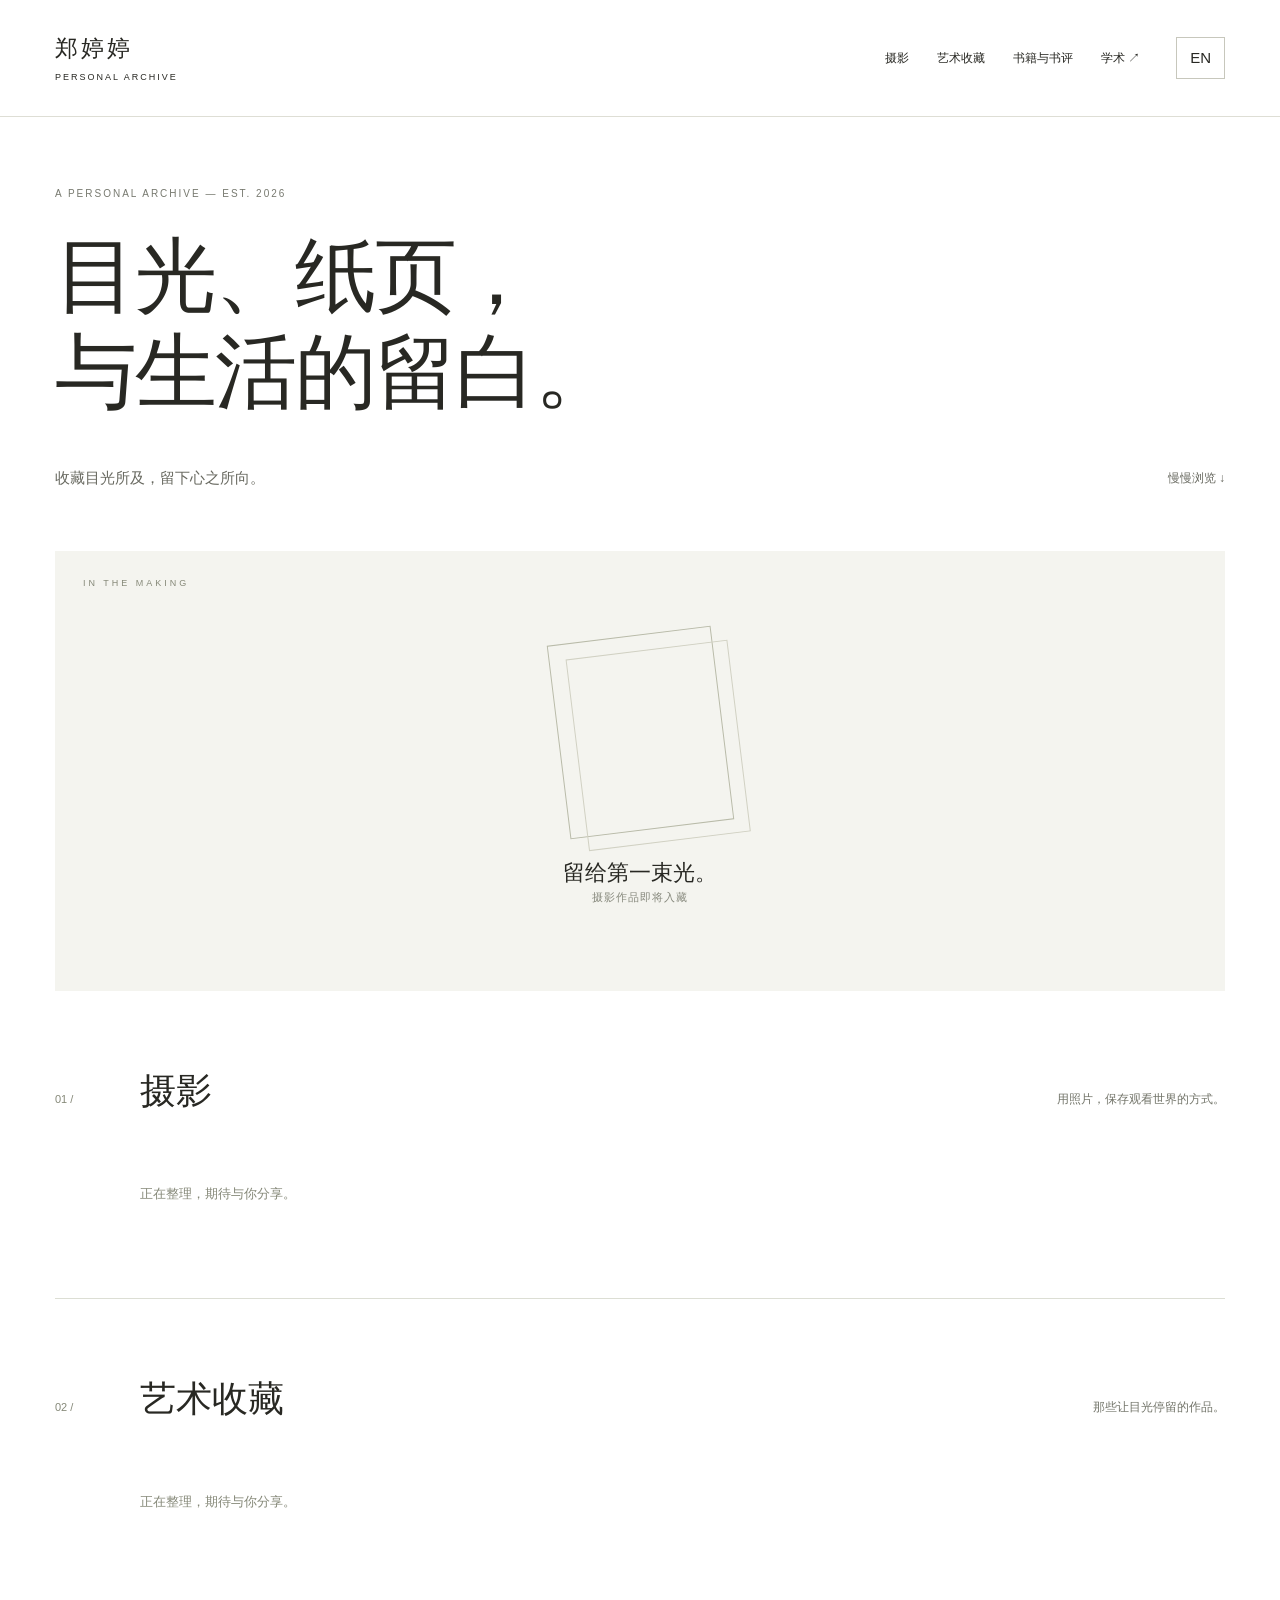
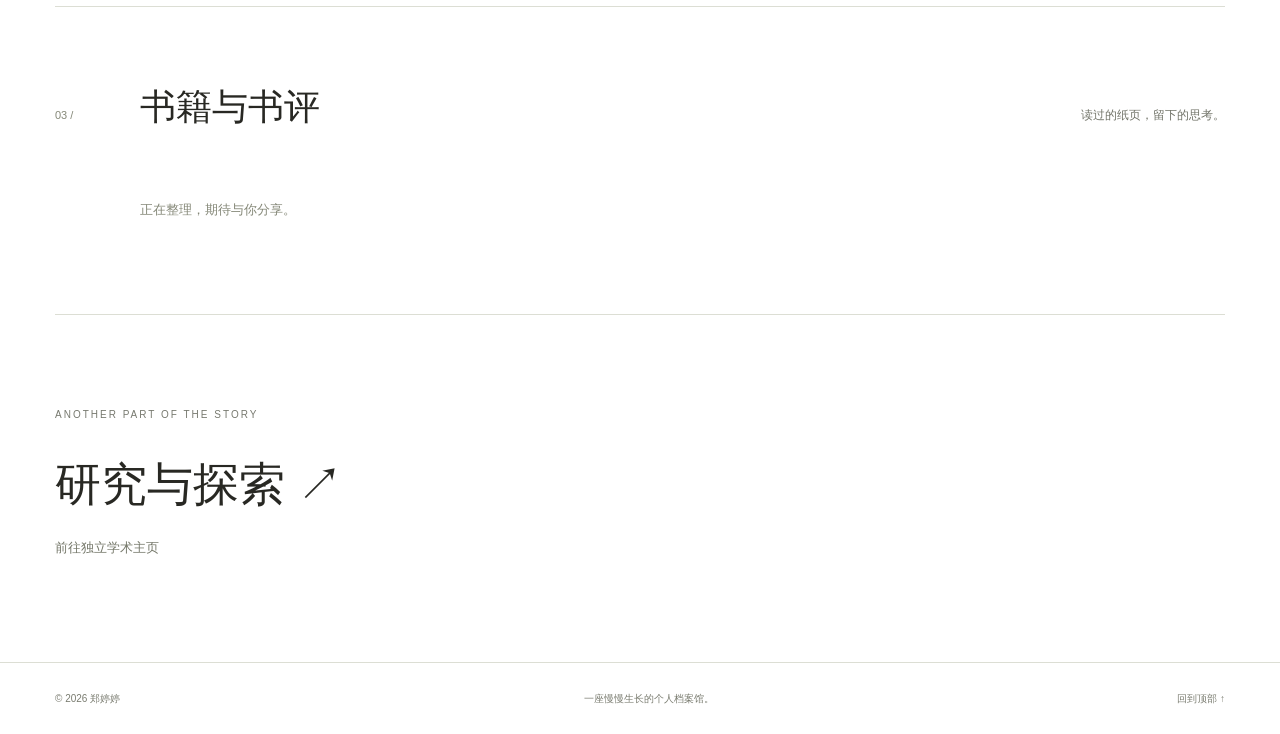
<file: index.html>
<!doctype html>
<html lang="zh-CN"><head><meta charset="utf-8"><meta name="viewport" content="width=device-width,initial-scale=1"><meta name="description" content="郑婷婷的个人档案馆 — Photography, Art Collection, Books & Reviews."><title>郑婷婷 · Personal Archive</title><link rel="stylesheet" href="style.css"><script defer src="content.js"></script><script defer src="app.js"></script></head><body><a class="skip" href="#main">跳至内容 / Skip to content</a><header><a class="brand" href="index.html">郑婷婷<span>PERSONAL ARCHIVE</span></a><nav aria-label="Main"><a href="#photography" data-zh="摄影" data-en="Photography"></a><a href="#art" data-zh="艺术收藏" data-en="Art Collection"></a><a href="#books" data-zh="书籍与书评" data-en="Books & Reviews"></a><a id="academic-link" href="academic.html" data-zh="学术 ↗" data-en="Academic ↗"></a></nav><button id="language" type="button">EN</button></header><main id="main"><section class="hero"><div class="eyebrow">A PERSONAL ARCHIVE — EST. 2026</div><h1 data-zh="目光、纸页，<br>与生活的留白。" data-en="Ways of seeing.<br>Things worth keeping."></h1><div class="hero-bottom"><p id="intro"></p><a href="#photography" class="explore" data-zh="慢慢浏览 ↓" data-en="Explore the archive ↓"></a></div><div class="cover" role="img" aria-label="留给第一张摄影作品的空白画框 / A frame awaiting the first photograph"><span>IN THE MAKING</span><div class="frame"></div><p data-zh="留给第一束光。" data-en="A space for the first light."></p><small data-zh="摄影作品即将入藏" data-en="Photographs coming soon"></small></div></section><section id="photography" class="collection"><div class="section-heading"><span>01 /</span><h2 data-zh="摄影" data-en="Photography"></h2><p data-zh="用照片，保存观看世界的方式。" data-en="Places, moments, and ways of looking."></p></div><div class="entries" data-category="photography"></div></section><section id="art" class="collection"><div class="section-heading"><span>02 /</span><h2 data-zh="艺术收藏" data-en="Art Collection"></h2><p data-zh="那些让目光停留的作品。" data-en="Works that invite a longer look."></p></div><div class="entries" data-category="art"></div></section><section id="books" class="collection"><div class="section-heading"><span>03 /</span><h2 data-zh="书籍与书评" data-en="Books & Reviews"></h2><p data-zh="读过的纸页，留下的思考。" data-en="Pages read. Thoughts kept."></p></div><div class="entries" data-category="books"></div></section><section class="academic-callout"><span>ANOTHER PART OF THE STORY</span><a href="academic.html" id="academic-bottom"><h2 data-zh="研究与探索 ↗" data-en="Research & inquiry ↗"></h2></a><p data-zh="前往独立学术主页" data-en="Visit my academic website"></p></section></main><footer><span>© 2026 郑婷婷</span><span data-zh="一座慢慢生长的个人档案馆。" data-en="An archive, always in progress."></span><a href="#" data-zh="回到顶部 ↑" data-en="Back to top ↑"></a></footer><dialog id="reader"><button class="close" type="button" aria-label="关闭 / Close">×</button><article></article><section class="comments"><h3 data-zh="留言" data-en="Comments"></h3><p id="comment-status"></p><div id="waline"></div></section></dialog><noscript>请启用 JavaScript 以浏览双语内容。 Please enable JavaScript to browse the archive.</noscript></body></html>
</file>
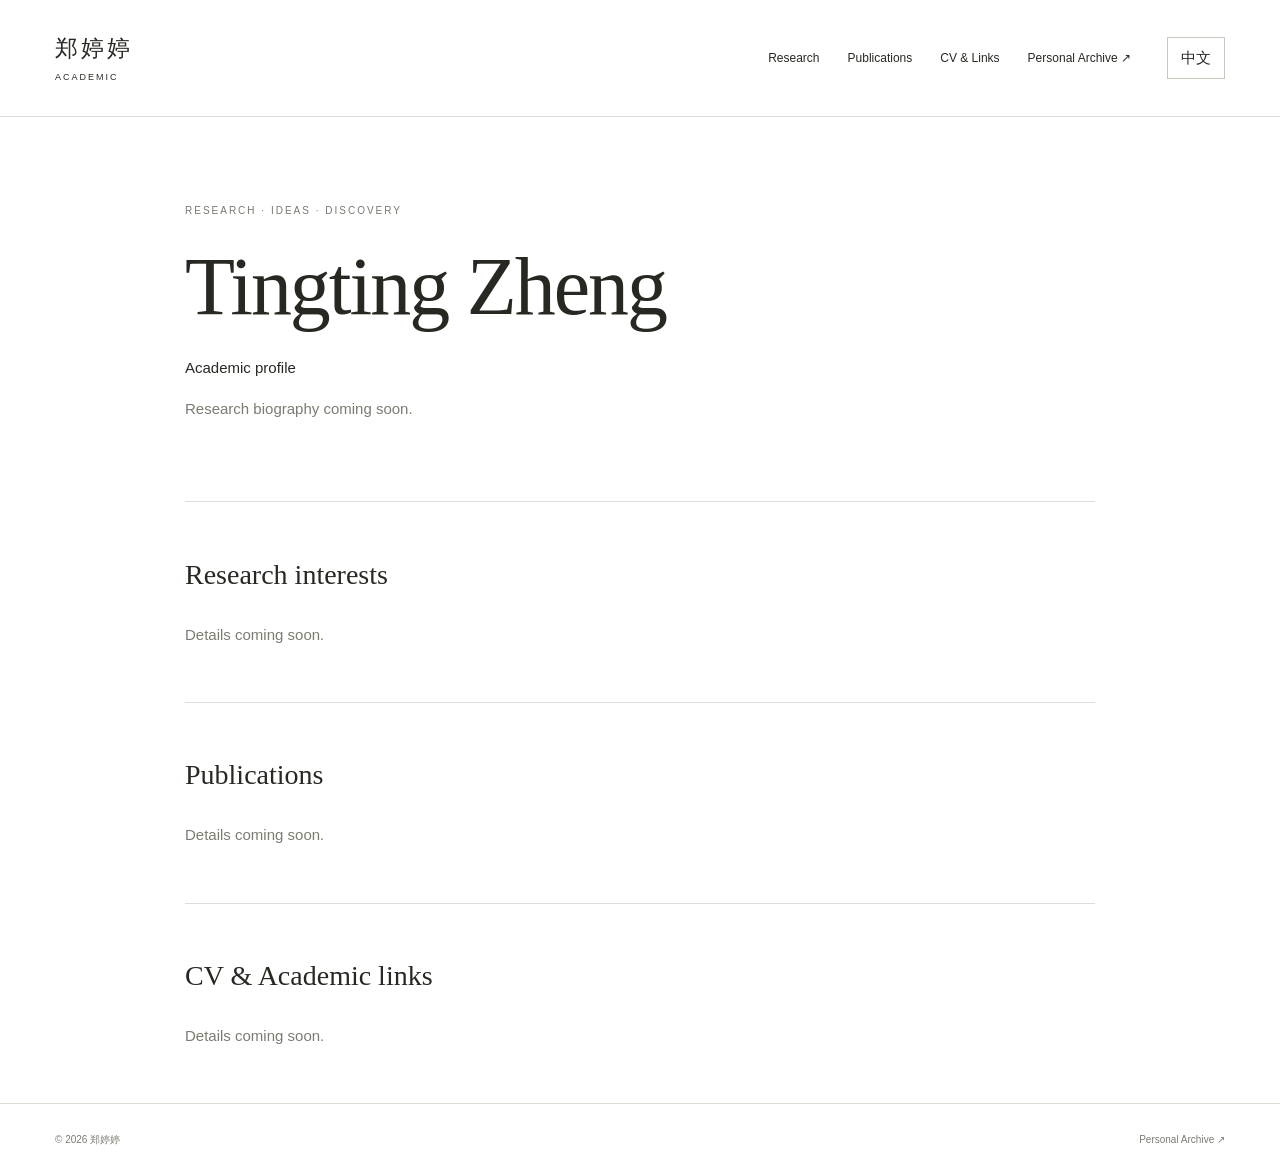
<file: academic.html>
<!doctype html><html lang="en"><head><meta charset="utf-8"><meta name="viewport" content="width=device-width,initial-scale=1"><meta name="description" content="郑婷婷 · Academic profile"><title>郑婷婷 · Academic</title><link rel="stylesheet" href="style.css"><script defer src="content.js"></script><script defer src="app.js"></script></head><body data-academic="true"><a class="skip" href="#main">Skip to content / 跳至内容</a><header><a class="brand" href="index.html">郑婷婷<span>ACADEMIC</span></a><nav><a href="#research" data-zh="研究" data-en="Research"></a><a href="#publications" data-zh="论文" data-en="Publications"></a><a href="#links" data-zh="简历与链接" data-en="CV & Links"></a><a href="index.html" data-zh="个人档案馆 ↗" data-en="Personal Archive ↗"></a></nav><button id="language" type="button">中文</button></header><main class="academic-main" id="main"><section class="academic-intro"><div class="eyebrow">RESEARCH · IDEAS · DISCOVERY</div><h1 id="academic-name"></h1><p id="academic-role"></p><p id="academic-bio" class="muted"></p></section><section class="academic-section" id="research"><h2 data-zh="研究方向" data-en="Research interests"></h2><div id="research-items"></div></section><section class="academic-section" id="publications"><h2 data-zh="论文与成果" data-en="Publications"></h2><div id="publications-items"></div></section><section class="academic-section" id="links"><h2 data-zh="简历与学术链接" data-en="CV & Academic links"></h2><div id="links-items"></div></section></main><footer><span>© 2026 郑婷婷</span><a href="index.html" data-zh="返回个人档案馆 ↗" data-en="Personal Archive ↗"></a></footer></body></html>
</file>
<file: style.css>
*{box-sizing:border-box}html{scroll-behavior:smooth;scroll-padding-top:30px}body{margin:0;background:#fff;color:#282823;font-family:Arial,"PingFang SC","Microsoft YaHei",sans-serif;font-size:15px;line-height:1.7}a{color:inherit;text-decoration:none}a:hover{text-decoration:underline;text-underline-offset:6px}button{font:inherit;background:none;border:1px solid #c7c7bc;padding:7px 13px;cursor:pointer;color:inherit}button:hover{background:#f1f1eb}:focus-visible{outline:2px solid #696e54;outline-offset:5px}header,main,footer{max-width:1320px;margin:auto}header{display:flex;align-items:center;gap:36px;padding:32px 55px;border-bottom:1px solid #deded5}.brand{font-size:23px;letter-spacing:3px;line-height:1.4}.brand span{display:block;font-size:9px;letter-spacing:2px;margin-top:7px}nav{display:flex;gap:28px;margin-left:auto;font-size:12px}main{padding:0 55px}.hero{padding-top:68px}.eyebrow,.academic-callout>span{font-size:10px;letter-spacing:2px;color:#77796f}h1,h2,h3{font-family:Georgia,"Songti SC",SimSun,serif;font-weight:400}h1{font-size:clamp(43px,6.4vw,86px);line-height:1.18;letter-spacing:-2px;margin:27px 0 28px}.hero-bottom{display:flex;justify-content:space-between;align-items:center;margin-bottom:45px;color:#686960}.explore{font-size:12px}.cover{height:440px;background:#f4f4ef;position:relative;display:flex;flex-direction:column;align-items:center;justify-content:center;overflow:hidden}.cover>span{position:absolute;top:25px;left:28px;font-size:9px;letter-spacing:3px;color:#858878}.frame{width:165px;height:195px;border:1px solid #b9bba9;transform:rotate(-7deg);position:relative}.frame:after{content:"";position:absolute;inset:15px -16px -15px 16px;border:1px solid #d1d1c3}.cover p{font:22px Georgia,"Songti SC",serif;margin:28px 0 0}.cover small{color:#86887c;font-size:11px;letter-spacing:1px}.collection{padding:70px 0 20px;border-bottom:1px solid #dcded4}.section-heading{display:grid;grid-template-columns:70px 1fr 1fr;align-items:baseline;gap:15px}.section-heading>span{font-size:11px;color:#858878}.section-heading h2{font-size:36px;margin:0}.section-heading p{text-align:right;font-size:12px;color:#727469}.empty{padding:48px 0 60px 85px;color:#858878;font-size:13px}.entries{display:grid;grid-template-columns:1.15fr 1fr;gap:60px}.entries .empty{grid-column:1/-1}.entry{padding:25px 0 45px}.entry:nth-child(even){padding-top:100px}.entry img{display:block;width:100%;height:auto}.entry h3{font-size:26px;margin:15px 0 5px}.entry p{color:#787a6c;font-size:12px}.entry button{text-align:left;padding:0;border:0;width:100%}.entry button:hover{background:transparent}.entry button:hover h3{text-decoration:underline}.text-tile{min-height:180px;background:#f5f5f0;display:grid;place-items:center;font:40px Georgia,serif;color:#a3a58f}.academic-callout{padding:85px 0 90px}.academic-callout h2{font-size:46px;margin:20px 0 10px}.academic-callout p{color:#75786a;font-size:13px}footer{padding:27px 55px;display:flex;justify-content:space-between;border-top:1px solid #dcded4;font-size:10px;color:#7a7c70}dialog{width:min(850px,94vw);max-height:90vh;border:1px solid #deded5;padding:55px}dialog::backdrop{background:#25291d88}dialog h2{font-size:40px}dialog img{width:100%;height:auto}dialog .body{white-space:pre-wrap}.close{position:sticky;top:0;float:right;background:#fff;font-size:24px}.comments{border-top:1px solid #ddd;margin-top:40px;padding-top:20px}.comments p{font-size:13px;color:#737568}.skip{position:absolute;left:20px;top:-100px;background:white;padding:10px;z-index:10}.skip:focus{top:10px}.academic-main{max-width:1020px;min-height:75vh}.academic-intro{padding:85px 0 65px}.academic-intro h1{margin:20px 0}.academic-section{border-top:1px solid #ddd;padding:25px 0 40px}.academic-section h2{font-size:28px}.muted{color:#7a7c70}.paper{margin:20px 0}.translation-note{color:#7a7c70;font-size:12px}@media(max-width:700px){header{padding:22px;gap:18px;flex-wrap:wrap}.brand{font-size:20px}header>button{margin-left:auto}nav{order:3;width:100%;margin:0;justify-content:space-between;gap:9px;font-size:11px}main{padding:0 22px}.hero{padding-top:40px}h1{letter-spacing:-1px}.hero-bottom{align-items:start;gap:20px}.hero-bottom p{max-width:70%;font-size:12px}.cover{height:330px}.section-heading{grid-template-columns:35px 1fr}.section-heading h2{font-size:29px}.section-heading p{grid-column:2;text-align:left;margin-top:0}.empty{padding:25px 0 40px 50px}.entries{grid-template-columns:1fr;gap:0}.entry:nth-child(even){padding-top:20px}.academic-callout h2{font-size:34px}footer{padding:25px 22px;gap:15px;flex-wrap:wrap}dialog{padding:25px}.academic-intro{padding-top:45px}}@media(prefers-reduced-motion:reduce){html{scroll-behavior:auto}}
</file>
